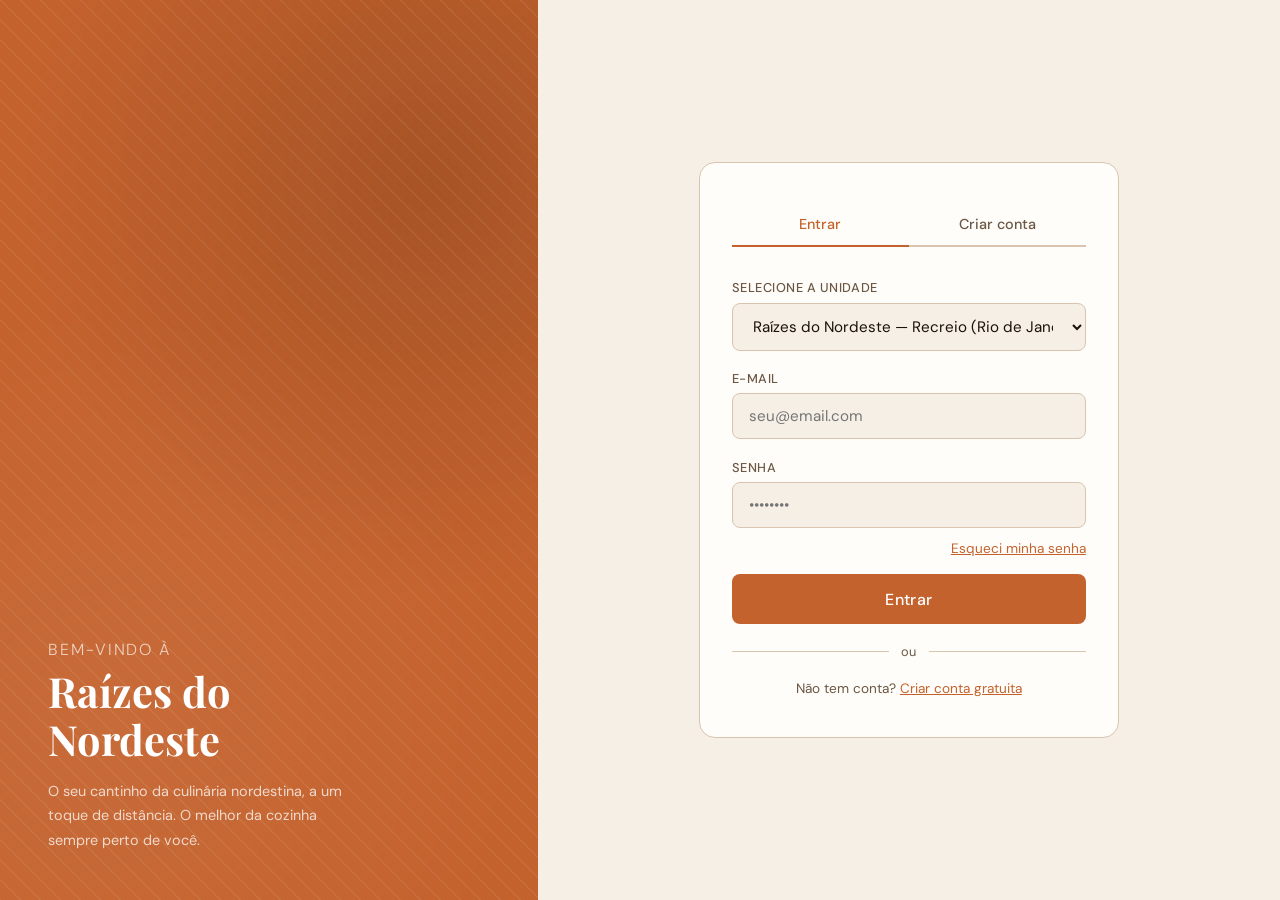
<file: index.html>
<!DOCTYPE html>
<html lang="pt-BR">
<head>
<meta charset="UTF-8">
<meta name="viewport" content="width=device-width, initial-scale=1.0">
<title>Raízes do Nordeste — Entrar</title>
<link href="https://fonts.googleapis.com/css2?family=Playfair+Display:wght@500;700&family=DM+Sans:wght@300;400;500&display=swap" rel="stylesheet">
<link rel="stylesheet" href="css/index.css">
</head>
<body>

<div class="panel-left">
  <div class="pattern"></div>
  <div class="panel-left-content">
    <div class="brand-mark">
      <span>Bem-vindo à</span>Raízes do<br>Nordeste
    </div>
    <p class="tagline">O seu cantinho da culinária nordestina, a um toque de distância. O melhor da cozinha sempre perto de você.</p>
  </div>
</div>

<div class="panel-right">
  <div class="form-card">
    <div class="mobile-brand">
      <h1>Raízes do Nordeste</h1>
      <p>Culinária nordestina</p>
    </div>

    <div class="tabs" role="tablist">
      <button class="tab-btn active" id="tab-login" onclick="switchTab('login')">Entrar</button>
      <button class="tab-btn" id="tab-cadastro" onclick="switchTab('cadastro')">Criar conta</button>
    </div>

    <form id="form-login" novalidate onsubmit="submitLogin(event)">
      <div class="field">
        <label for="select-unidade-login">Selecione a Unidade</label>
        <select id="select-unidade-login">
          <option value="recreio">Raízes do Nordeste — Recreio (Rio de Janeiro)</option>
          <option value="campo-grande">Raízes do Nordeste — Campo Grande (Delivery 🛵)</option>
          <option value="centro">Raízes do Nordeste — Centro (Rio de Janeiro)</option>
        </select>
      </div>
      <div class="field">
        <label for="login-email">E-mail</label>
        <input type="email" id="login-email" placeholder="seu@email.com">
        <span class="msg">Informe um e-mail válido.</span>
      </div>
      <div class="field">
        <label for="login-senha">Senha</label>
        <input type="password" id="login-senha" placeholder="••••••••">
        <span class="msg">A senha deve ter ao menos 6 caracteres.</span>
      </div>
      <div class="forgot-row">
        <button type="button" class="link-btn">Esqueci minha senha</button>
      </div>
      <button type="submit" class="btn-primary">Entrar</button>
      <div class="divider">ou</div>
      <p style="text-align:center;font-size:0.85rem;color:var(--text-muted)">
        Não tem conta? <button type="button" class="link-btn" onclick="switchTab('cadastro')">Criar conta gratuita</button>
      </p>
    </form>

    <form id="form-cadastro" novalidate onsubmit="submitCadastro(event)">
      <div class="field">
        <label for="select-unidade-cad">Selecione a Unidade</label>
        <select id="select-unidade-cad">
          <option value="recreio">Raízes do Nordeste — Recreio (Rio de Janeiro)</option>
          <option value="campo-grande">Raízes do Nordeste — Campo Grande (Delivery 🛵)</option>
          <option value="centro">Raízes do Nordeste — Centro (Rio de Janeiro)</option>
        </select>
      </div>
      <div class="field">
        <label for="cad-nome">Nome completo</label>
        <input type="text" id="cad-nome" placeholder="Seu nome">
        <span class="msg">Informe seu nome.</span>
      </div>
      <div class="field">
        <label for="cad-email">E-mail</label>
        <input type="email" id="cad-email" placeholder="seu@email.com">
        <span class="msg">Informe um e-mail válido.</span>
      </div>
      <div class="field">
        <label for="cad-senha">Senha</label>
        <input type="password" id="cad-senha" placeholder="Mínimo 6 caracteres">
        <span class="msg">A senha deve ter ao menos 6 caracteres.</span>
      </div>

      <div class="lgpd-box">
        <strong>Seus dados e a LGPD</strong><br>
        Coletamos seu nome e e-mail para criar sua conta de forma protegida. Seus dados não serão vendidos a terceiros.
        <div class="lgpd-check">
          <input type="checkbox" id="lgpd-consent" required>
          <label for="lgpd-consent">Li e aceito o tratamento dos meus dados sob as regras da <span>Lei 13.709/2018 (LGPD)</span>.</label>
        </div>
      </div>

      <button type="submit" class="btn-primary" id="btn-cadastrar">Criar conta</button>
      <div class="divider">ou</div>
      <p style="text-align:center;font-size:0.85rem;color:var(--text-muted)">
        Já tem conta? <button type="button" class="link-btn" onclick="switchTab('login')">Entrar</button>
      </p>
    </form>
  </div>
</div>

<div class="toast" id="toast"></div>

<script src="js/auth.js"></script>
</body>
</html>
</file>
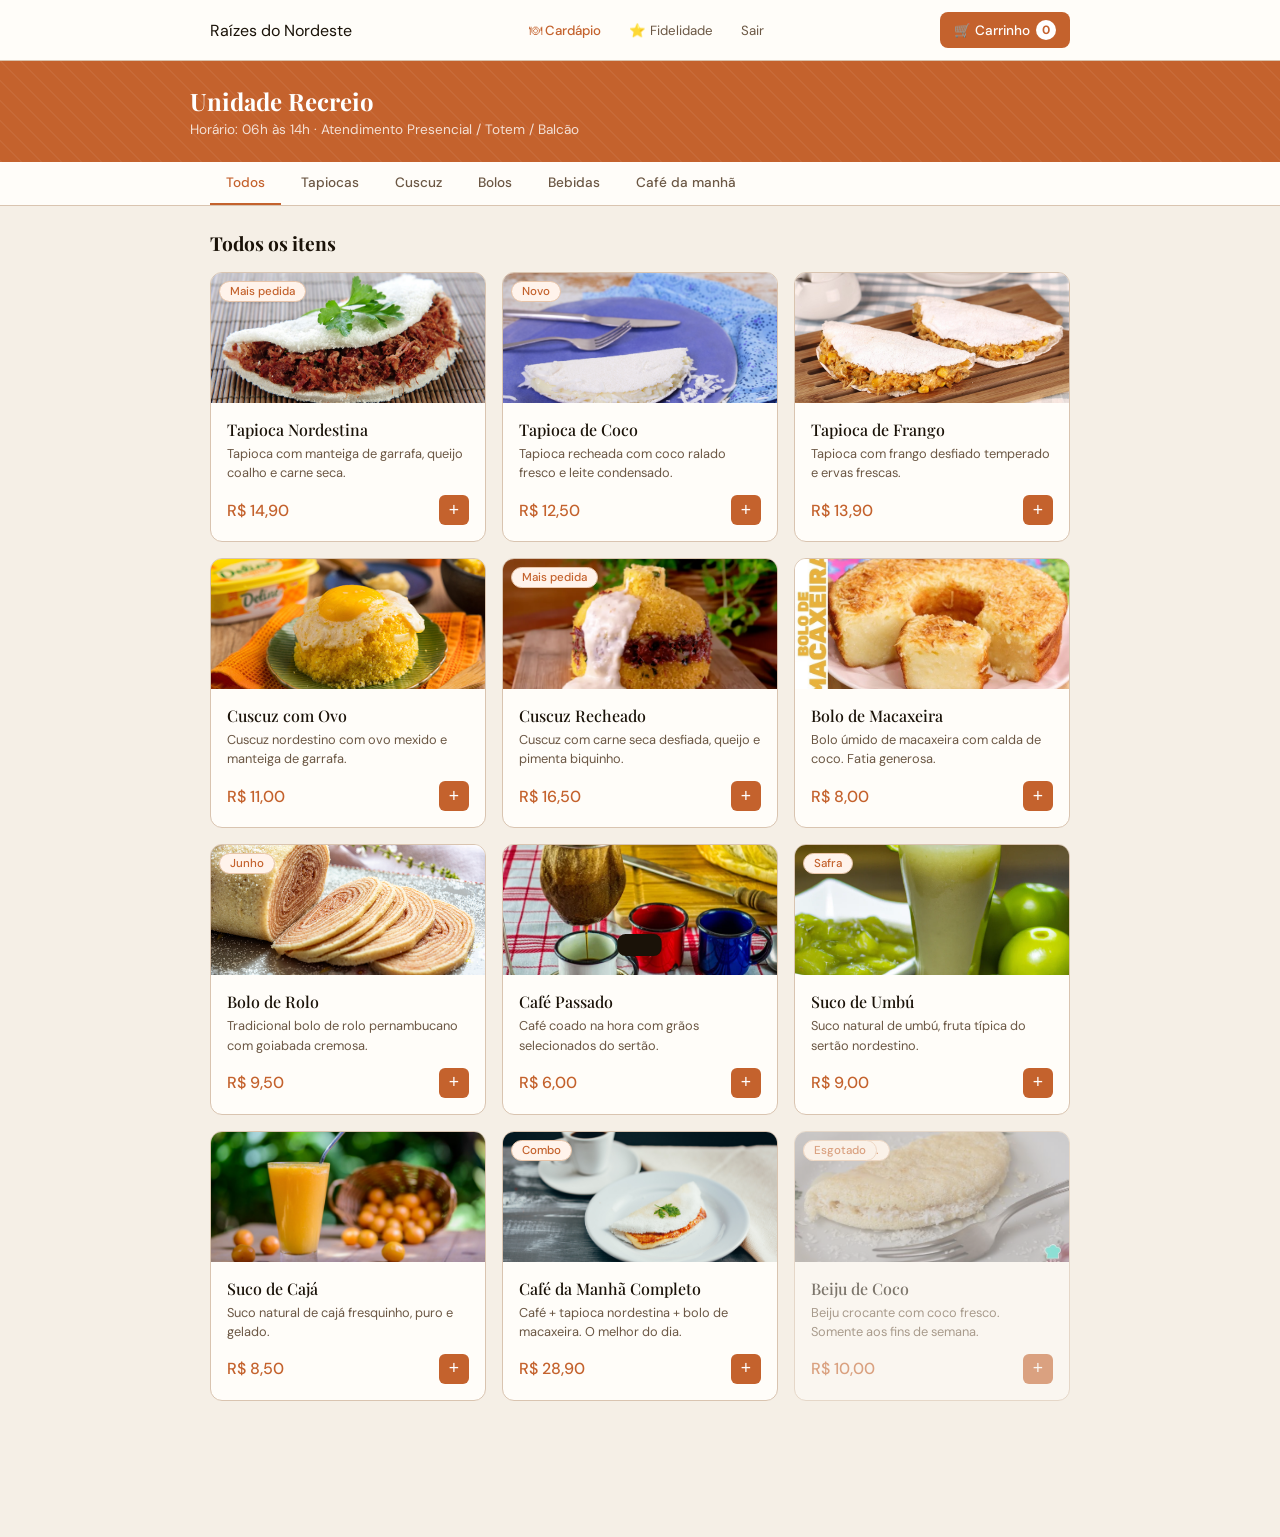
<file: cardapio.html>
<!DOCTYPE html>
<html lang="pt-BR">
<head>
<meta charset="UTF-8">
<meta name="viewport" content="width=device-width, initial-scale=1.0">
<title>Raízes do Nordeste — Cardápio</title>
<link href="https://fonts.googleapis.com/css2?family=Playfair+Display:wght@500;700&family=DM+Sans:wght@300;400;500&display=swap" rel="stylesheet">
<link rel="stylesheet" href="css/cardapio.css">
</head>
<body>

<header>
  <div class="header-inner">
    <div class="logo">Raízes do Nordeste</div>
    <nav class="nav-links">
      <a class="nav-link active" href="cardapio.html">🍽  Cardápio</a>
      <a class="nav-link" href="fidelidade.html">⭐  Fidelidade</a>
      <a class="nav-link" href="index.html">Sair</a>
    </nav>
    <button class="cart-btn" onclick="toggleDrawer()">
      🛒 Carrinho <span class="cart-count" id="cart-count">0</span>
    </button>
  </div>
</header>

<div class="hero">
  <div class="hero-inner">
    <h2>Cardápio do dia</h2>
    <p>Carregando dados da unidade...</p>
  </div>
</div>

<div class="filters">
  <div class="filters-inner">
    <button class="filter-btn active" onclick="filtrar('todos', this)">Todos</button>
    <button class="filter-btn" onclick="filtrar('tapioca', this)">Tapiocas</button>
    <button class="filter-btn" onclick="filtrar('cuscuz', this)">Cuscuz</button>
    <button class="filter-btn" onclick="filtrar('bolo', this)">Bolos</button>
    <button class="filter-btn" onclick="filtrar('bebida', this)">Bebidas</button>
    <button class="filter-btn" onclick="filtrar('cafe', this)">Café da manhã</button>
  </div>
</div>

<main><div id="produtos-container"></div></main>

<div class="overlay" id="overlay" onclick="toggleDrawer()"></div>
<div class="drawer" id="drawer">
  <div class="drawer-header">
    <h3>Seu pedido</h3>
    <button style="background:none; border:none; font-size:1.4rem; cursor:pointer;" onclick="toggleDrawer()">✕</button>
  </div>
  <div class="drawer-items" id="drawer-items">
    <p class="drawer-empty">Nenhum item adicionado ainda.</p>
  </div>
  <div class="drawer-footer">
    <div class="total-row"><span>Total</span><span id="total-price">R$ 0,00</span></div>
    <button class="btn-checkout" id="btn-checkout" onclick="irParaPagamento()" disabled>Ir para pagamento</button>
  </div>
</div>

<div class="toast" id="toast"></div>

<script src="js/cardapio.js"></script>
</body>
</html>
</file>
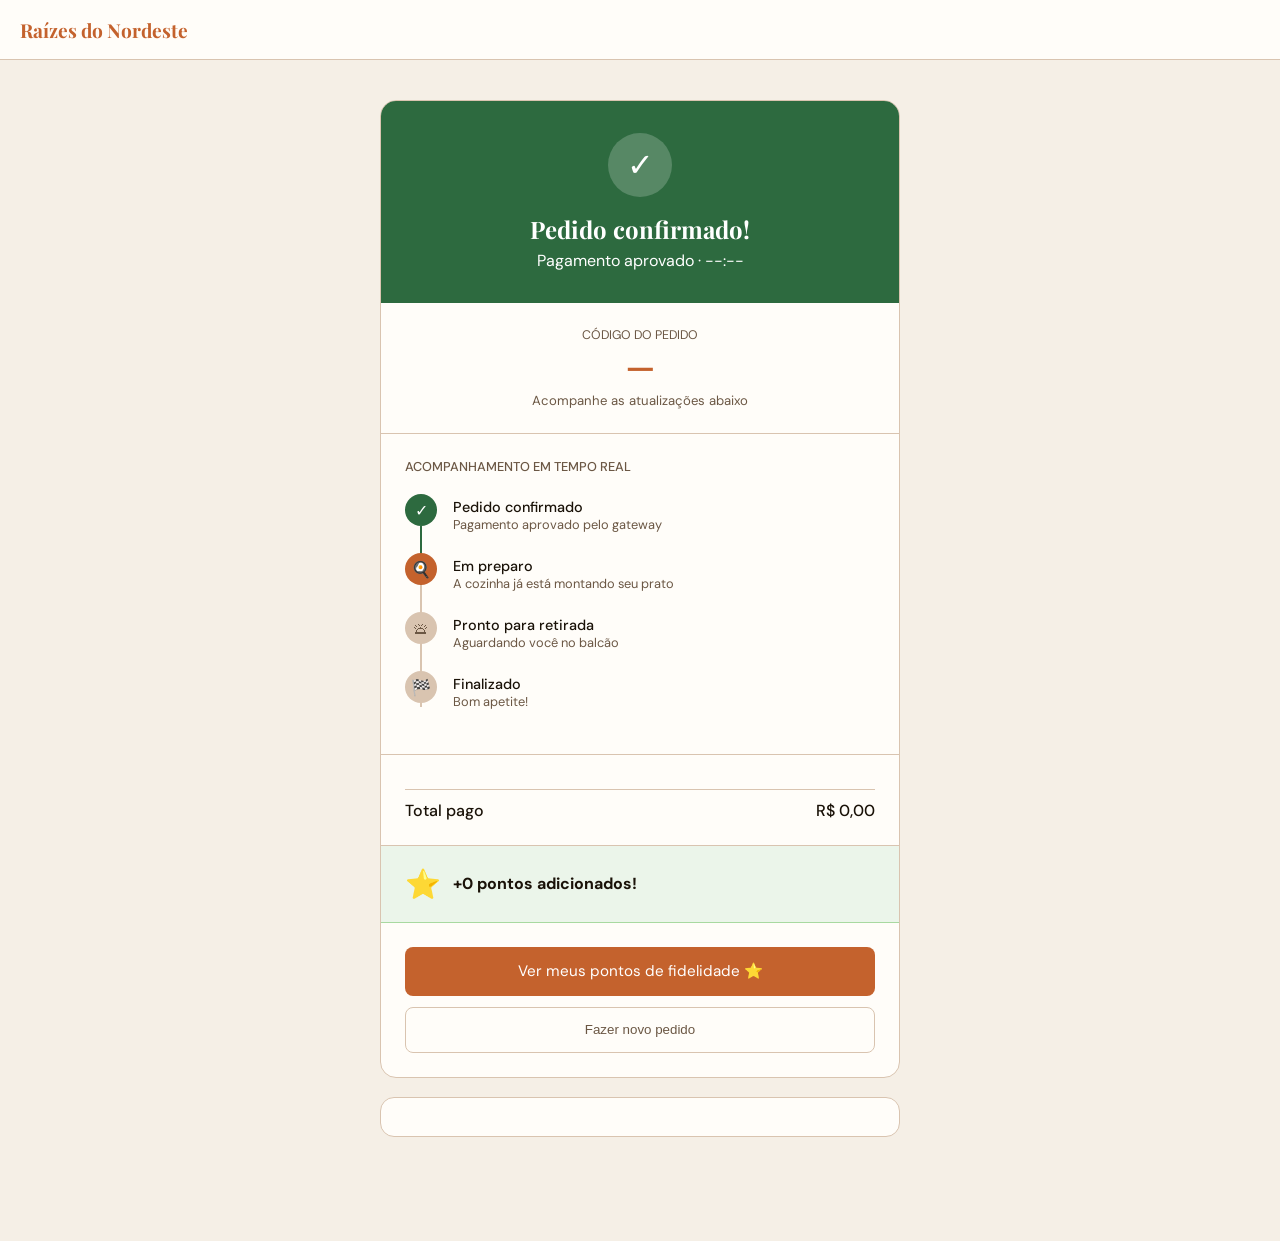
<file: confirmacao.html>
<!DOCTYPE html>
<html lang="pt-BR">
<head>
<meta charset="UTF-8">
<meta name="viewport" content="width=device-width, initial-scale=1.0">
<title>Raízes do Nordeste — Pedido Confirmado</title>
<link href="https://fonts.googleapis.com/css2?family=Playfair+Display:wght@500;700&family=DM+Sans:wght@300;400;500&display=swap" rel="stylesheet">
<link rel="stylesheet" href="css/confirmacao.css">
</head>
<body>

<header><div class="logo">Raízes do Nordeste</div></header>

<div class="page-wrap">
  <div class="success-block">
    <div class="success-header">
      <div class="check-circle">✓</div>
      <h1>Pedido confirmado!</h1>
      <p>Pagamento aprovado · <span id="hora-pedido">--:--</span></p>
    </div>

    <div class="codigo-block">
      <div class="codigo-label">Código do pedido</div>
      <div class="codigo-valor" id="codigo-pedido">—</div>
      <div class="codigo-instrucao" id="instrucao-retirada-dinamica">Acompanhe as atualizações abaixo</div>
    </div>

    <div class="status-section">
      <div class="status-title">Acompanhamento em tempo real</div>
      <div class="status-track">
        <div class="status-step done" id="st-confirmado">
          <div class="status-dot">✓</div>
          <div class="status-info"><div class="status-name">Pedido confirmado</div><div class="status-sub">Pagamento aprovado pelo gateway</div></div>
        </div>
        <div class="status-step active" id="st-preparo">
          <div class="status-dot">🍳</div>
          <div class="status-info"><div class="status-name">Em preparo</div><div class="status-sub">A cozinha já está montando seu prato</div></div>
        </div>
        <div class="status-step" id="st-pronto">
          <div class="status-dot" id="dot-pronto">🛎</div>
          <div class="status-info"><div class="status-name" id="nome-status-pronto">Pronto para retirada</div><div class="status-sub" id="sub-status-pronto">Aguardando você no balcão</div></div>
        </div>
        <div class="status-step" id="st-retirado">
          <div class="status-dot">🏁</div>
          <div class="status-info"><div class="status-name" id="nome-status-final">Finalizado</div><div class="status-sub">Bom apetite!</div></div>
        </div>
      </div>
    </div>

    <div class="itens-section">
      <div id="itens-lista"></div>
      <div class="total-row"><span>Total pago</span><span id="total-pago">R$ 0,00</span></div>
    </div>

    <div class="pontos-section">
      <div style="font-size:1.8rem;">⭐</div>
      <div><strong>+<span id="pontos-valor">0</span> pontos adicionados!</strong></div>
    </div>

    <div class="actions">
      <button class="btn-primary" onclick="window.location.href='fidelidade.html'">Ver meus pontos de fidelidade ⭐</button>
      <button class="btn-outline" onclick="window.location.href='cardapio.html'">Fazer novo pedido</button>
    </div>
  </div>

  <div class="unidade-card"></div>
</div>

<script src="js/confirmacao.js"></script>
</body>
</html>
</file>
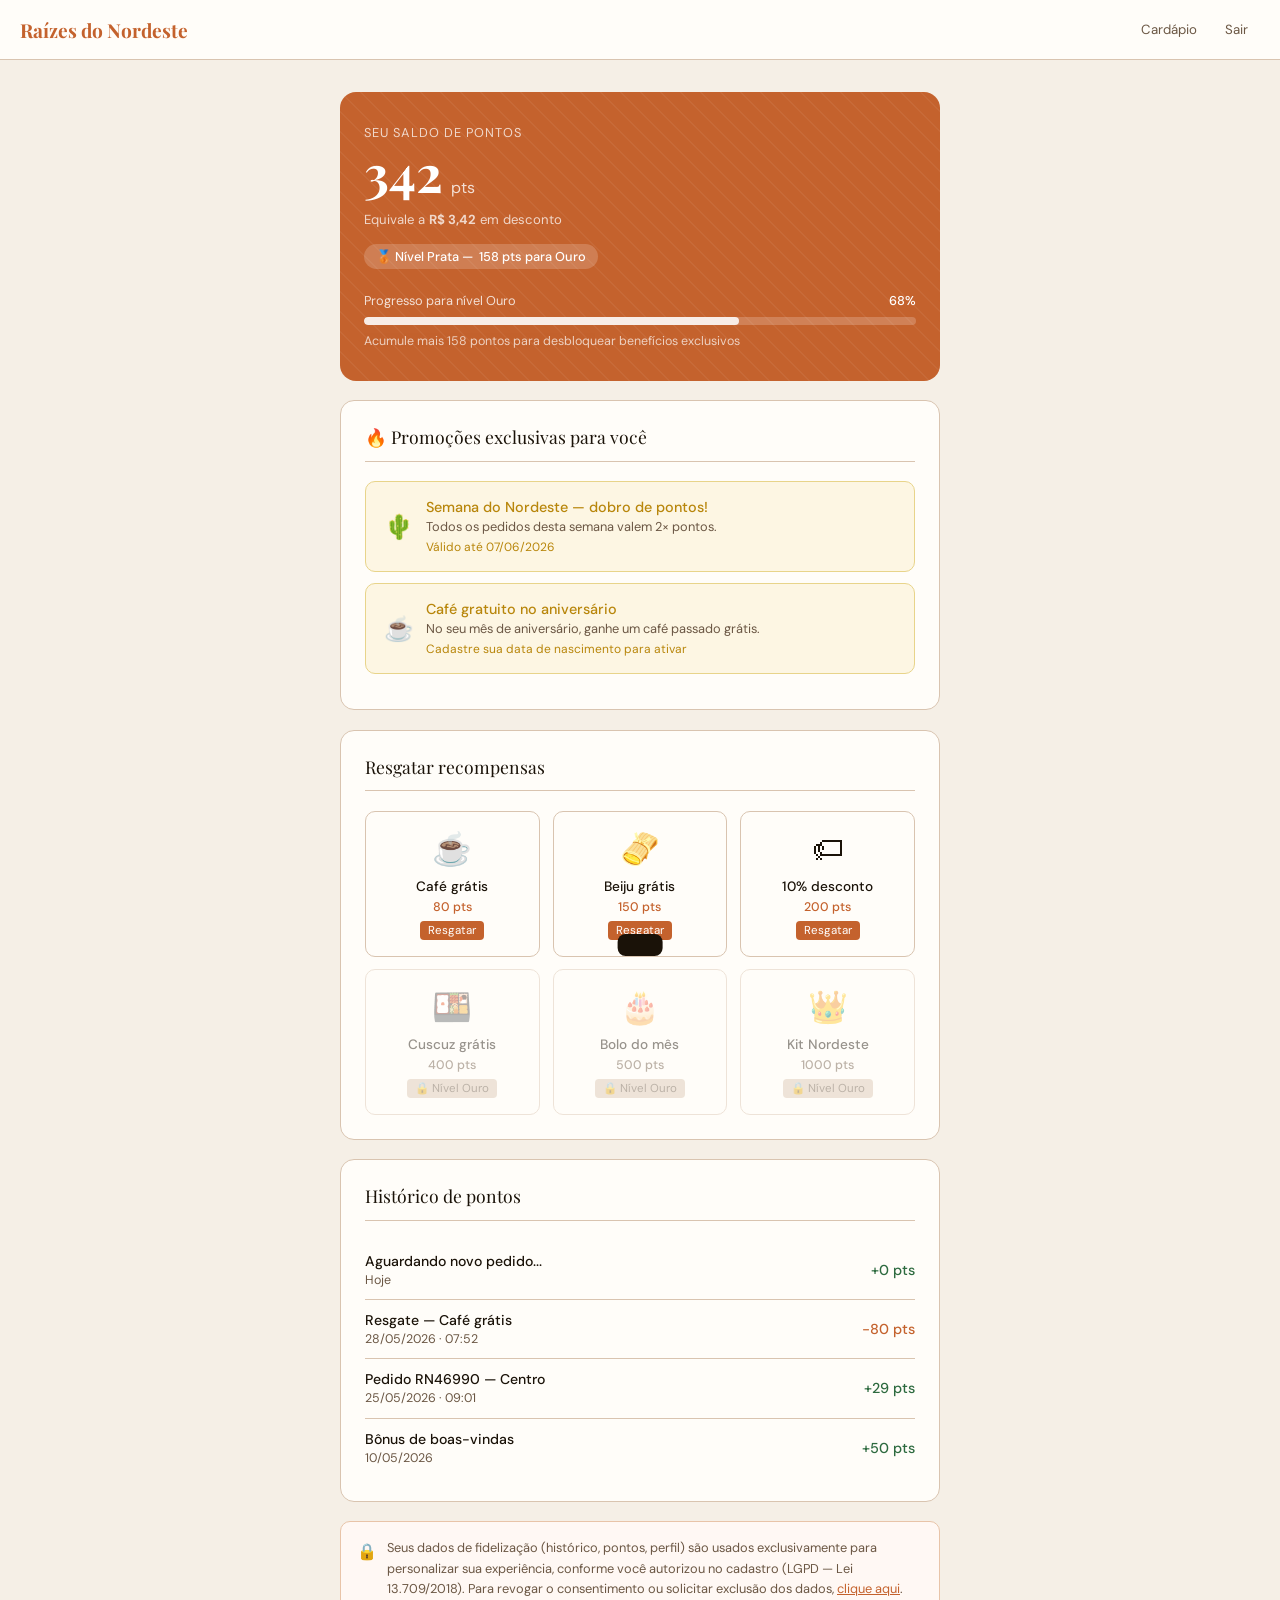
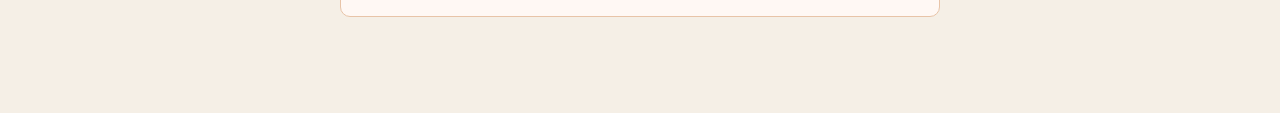
<file: fidelidade.html>
<!DOCTYPE html>
<html lang="pt-BR">
<head>
<meta charset="UTF-8">
<meta name="viewport" content="width=device-width, initial-scale=1.0">
<title>Raízes do Nordeste — Fidelidade</title>
<link href="https://fonts.googleapis.com/css2?family=Playfair+Display:wght@500;700&family=DM+Sans:wght@300;400;500&display=swap" rel="stylesheet">

<link rel="stylesheet" href="css/fidelidade.css">
</head>
<body>

<header>
  <div class="logo">Raízes do Nordeste</div>
  <div class="nav-links">
    <button class="nav-link" onclick="window.location.href='cardapio.html'">Cardápio</button>
    <button class="nav-link" onclick="window.location.href='index.html'">Sair</button>
  </div>
</header>

<div class="page-wrap">

  <div class="saldo-hero">
    <div class="saldo-hero-content">
      <div class="saldo-label">Seu saldo de pontos</div>
      <div>
        <span class="saldo-valor" id="saldo-pontos">342</span>
        <span class="saldo-unidade">pts</span>
      </div>
      <div class="saldo-info">Equivale a <strong id="saldo-reais">R$ 3,42</strong> em desconto</div>
      <div class="nivel-badge">🥉 Nível Prata — <span id="pts-proximo">158 pts para Ouro</span></div>

      <div class="progresso-section">
        <div class="prog-header">
          <span>Progresso para nível Ouro</span>
          <span id="prog-pct">68%</span>
        </div>
        <div class="prog-track">
          <div class="prog-fill" id="prog-fill"></div>
        </div>
        <div class="prog-label">Acumule mais <span id="prog-falta">158 pontos</span> para desbloquear benefícios exclusivos</div>
      </div>
    </div>
  </div>

  <div class="card">
    <div class="card-title">🔥 Promoções exclusivas para você</div>
    <div class="promo-card">
      <div class="promo-icon">🌵</div>
      <div>
        <div class="promo-titulo">Semana do Nordeste — dobro de pontos!</div>
        <div class="promo-desc">Todos os pedidos desta semana valem 2× pontos.</div>
        <div class="promo-validade">Válido até 07/06/2026</div>
      </div>
    </div>
    <div class="promo-card">
      <div class="promo-icon">☕</div>
      <div>
        <div class="promo-titulo">Café gratuito no aniversário</div>
        <div class="promo-desc">No seu mês de aniversário, ganhe um café passado grátis.</div>
        <div class="promo-validade">Cadastre sua data de nascimento para ativar</div>
      </div>
    </div>
  </div>

  <div class="card">
    <div class="card-title">Resgatar recompensas</div>
    <div class="recompensas-grid">
      <div class="recompensa-card" onclick="abrirModal('Café grátis', 80)">
        <div class="recomp-emoji">☕</div>
        <div class="recomp-nome">Café grátis</div>
        <div class="recomp-pts">80 pts</div>
        <span class="resgate-badge">Resgatar</span>
      </div>
      <div class="recompensa-card" onclick="abrirModal('Beiju grátis', 150)">
        <div class="recomp-emoji">🫔</div>
        <div class="recomp-nome">Beiju grátis</div>
        <div class="recomp-pts">150 pts</div>
        <span class="resgate-badge">Resgatar</span>
      </div>
      <div class="recompensa-card" onclick="abrirModal('10% desconto', 200)">
        <div class="recomp-emoji">🏷</div>
        <div class="recomp-nome">10% desconto</div>
        <div class="recomp-pts">200 pts</div>
        <span class="resgate-badge">Resgatar</span>
      </div>
      <div class="recompensa-card bloqueado">
        <div class="recomp-emoji">🍱</div>
        <div class="recomp-nome">Cuscuz grátis</div>
        <div class="recomp-pts bloqueado-pts">400 pts</div>
        <span class="bloqueado-badge">🔒 Nível Ouro</span>
      </div>
      <div class="recompensa-card bloqueado">
        <div class="recomp-emoji">🎂</div>
        <div class="recomp-nome">Bolo do mês</div>
        <div class="recomp-pts bloqueado-pts">500 pts</div>
        <span class="bloqueado-badge">🔒 Nível Ouro</span>
      </div>
      <div class="recompensa-card bloqueado">
        <div class="recomp-emoji">👑</div>
        <div class="recomp-nome">Kit Nordeste</div>
        <div class="recomp-pts bloqueado-pts">1000 pts</div>
        <span class="bloqueado-badge">🔒 Nível Ouro</span>
      </div>
    </div>
  </div>

  <div class="card">
    <div class="card-title">Histórico de pontos</div>
    <div id="historico-lista">
      <div class="historico-item">
        <div class="hist-info">
          <div class="hist-desc">Aguardando novo pedido...</div>
          <div class="hist-data">Hoje</div>
        </div>
        <div class="hist-pts ganho">+0 pts</div>
      </div>
      <div class="historico-item">
        <div class="hist-info">
          <div class="hist-desc">Resgate — Café grátis</div>
          <div class="hist-data">28/05/2026 · 07:52</div>
        </div>
        <div class="hist-pts gasto">−80 pts</div>
      </div>
      <div class="historico-item">
        <div class="hist-info">
          <div class="hist-desc">Pedido RN46990 — Centro</div>
          <div class="hist-data">25/05/2026 · 09:01</div>
        </div>
        <div class="hist-pts ganho">+29 pts</div>
      </div>
      <div class="historico-item">
        <div class="hist-info">
          <div class="hist-desc">Bônus de boas-vindas</div>
          <div class="hist-data">10/05/2026</div>
        </div>
        <div class="hist-pts ganho">+50 pts</div>
      </div>
    </div>
  </div>

  <div class="lgpd-info">
    <span class="icon">🔒</span>
    <span>Seus dados de fidelização (histórico, pontos, perfil) são usados exclusivamente para personalizar sua experiência, conforme você autorizou no cadastro (LGPD — Lei 13.709/2018). Para revogar o consentimento ou solicitar exclusão dos dados, <span class="lgpd-link" onclick="alert('Funcionalidade em desenvolvimento. Entre em contato pelo SAC.')">clique aqui</span>.</span>
  </div>

</div>

<div class="modal-overlay" id="modal-overlay">
  <div class="modal">
    <h3 id="modal-titulo">Resgatar recompensa</h3>
    <p id="modal-desc">Deseja confirmar o resgate desta recompensa?</p>
    <div class="modal-btns">
      <button class="modal-cancel" onclick="fecharModal()">Cancelar</button>
      <button class="modal-confirm" onclick="confirmarResgate()">Confirmar resgate</button>
    </div>
  </div>
</div>

<div class="toast" id="toast"></div>

<script src="js/fidelidade.js"></script>
</body>
</html>
</file>
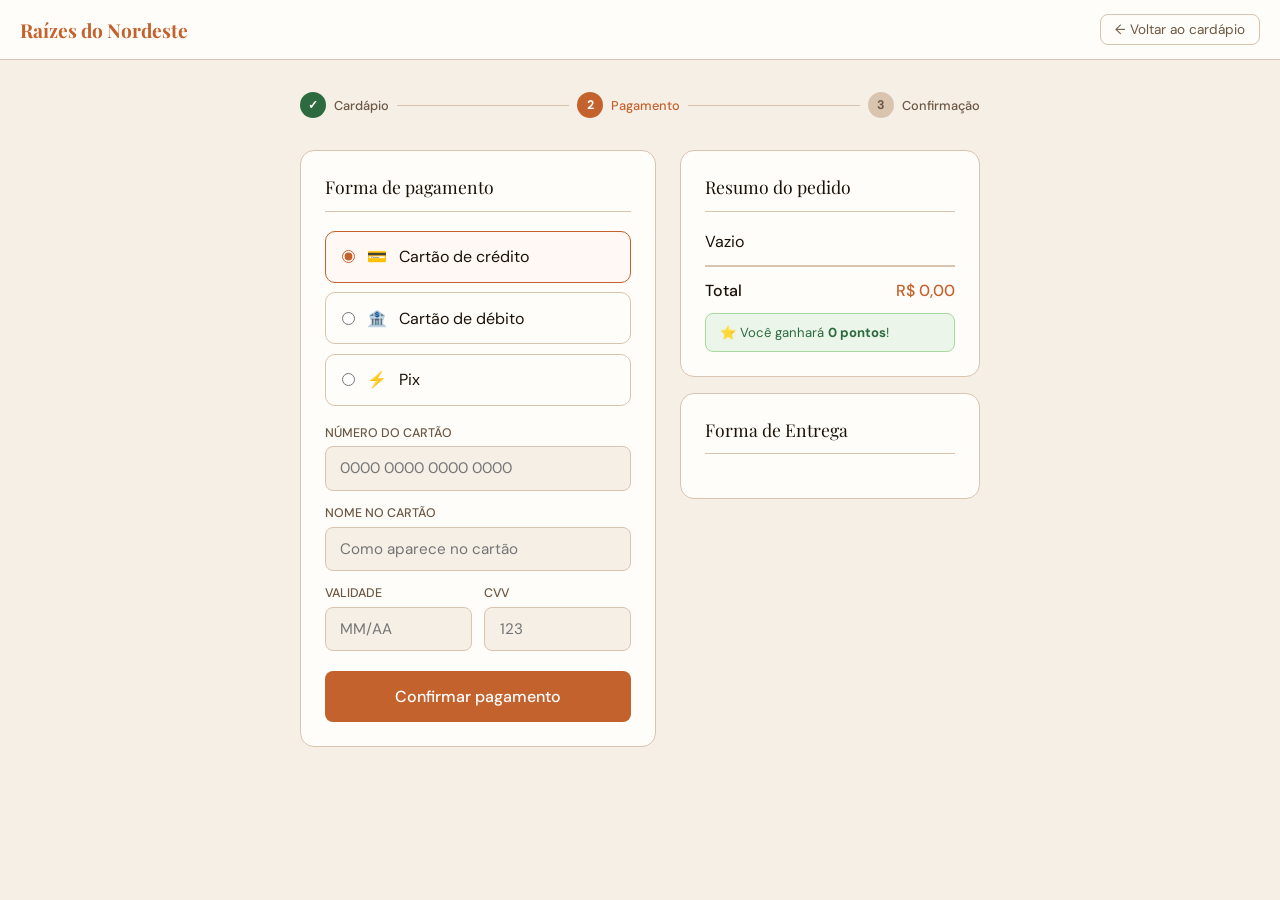
<file: pagamento.html>
<!DOCTYPE html>
<html lang="pt-BR">
<head>
<meta charset="UTF-8">
<meta name="viewport" content="width=device-width, initial-scale=1.0">
<title>Raízes do Nordeste — Pagamento</title>
<link href="https://fonts.googleapis.com/css2?family=Playfair+Display:wght@500;700&family=DM+Sans:wght@300;400;500&display=swap" rel="stylesheet">

<link rel="stylesheet" href="css/pagamento.css">
</head>
<body>

<header>
  <div class="logo">Raízes do Nordeste</div>
  <button class="back-btn" onclick="history.back()">← Voltar ao cardápio</button>
</header>

<div class="page-wrap">
  <div class="steps">
    <div class="step done"><div class="step-num">✓</div><span>Cardápio</span></div>
    <div class="step-line"></div>
    <div class="step active"><div class="step-num">2</div><span>Pagamento</span></div>
    <div class="step-line"></div>
    <div class="step"><div class="step-num">3</div><span>Confirmação</span></div>
  </div>

  <div>
    <div class="card">
      <div class="card-title">Forma de pagamento</div>
      <div class="methods">
        <label class="method-opt selected" id="opt-credito">
          <input type="radio" name="metodo" value="credito" checked onchange="selecionarMetodo('credito')">
          <span>💳</span><div><div class="method-label">Cartão de crédito</div></div>
        </label>
        <label class="method-opt" id="opt-debito">
          <input type="radio" name="metodo" value="debito" onchange="selecionarMetodo('debito')">
          <span>🏦</span><div><div class="method-label">Cartão de débito</div></div>
        </label>
        <label class="method-opt" id="opt-pix">
          <input type="radio" name="metodo" value="pix" onchange="selecionarMetodo('pix')">
          <span>⚡</span><div><div class="method-label">Pix</div></div>
        </label>
      </div>

      <div class="card-fields visible" id="campos-cartao">
        <div class="field"><label>Número do cartão</label><input type="text" id="num-cartao" placeholder="0000 0000 0000 0000" maxlength="19" oninput="mascaraCartao(this)"></div>
        <div class="field"><label>Nome no cartão</label><input type="text" id="nome-cartao" placeholder="Como aparece no cartão"></div>
        <div class="row2">
          <div class="field"><label>Validade</label><input type="text" id="validade" placeholder="MM/AA" maxlength="5" oninput="mascaraValidade(this)"></div>
          <div class="field"><label>CVV</label><input type="text" id="cvv" placeholder="123" maxlength="4"></div>
        </div>
      </div>

      <div id="pix-info" style="display:none; margin-bottom:1.2rem;">
        <div class="gateway-notice"><span>⚡ O código Pix expira em 5 minutos após a emissão secundária.</span></div>
      </div>
      <button class="btn-pay" id="btn-pagar" onclick="iniciarPagamento()">Confirmar pagamento</button>
    </div>
  </div>

  <div>
    <div class="card">
      <div class="card-title">Resumo do pedido</div>
      <div id="resumo-itens"></div>
      <div class="order-total"><span>Total</span><span id="resumo-total">R$ 0,00</span></div>
      <div class="pontos-badge">⭐ Você ganhará <strong id="pontos-ganhar">0 pontos</strong>!</div>
    </div>
    
    <div class="card" id="card-logistica-entrega" style="margin-top:1rem;">
      <div class="card-title">Forma de Entrega</div>
      
      <p id="texto-logistica-retirada" style="font-size:0.85rem; color:var(--text-muted); line-height:1.7; display:none;"></p>
      
      <div id="formulario-endereco-delivery" style="display:none; flex-direction:column; gap:0.8rem; margin-top:0.5rem;">
        <p style="font-size:0.82rem; color:var(--terra); font-weight:500;">🛵 Entrega disponível para sua área. Digite as coordenadas:</p>
        <div class="field" style="margin-bottom:0;"><input type="text" id="deliv-rua" placeholder="Rua / Avenida" style="padding: 0.5rem 0.7rem; font-size:0.85rem;"></div>
        <div class="row2">
          <div class="field" style="margin-bottom:0;"><input type="text" id="deliv-num" placeholder="Nº" style="padding: 0.5rem 0.7rem; font-size:0.85rem;"></div>
          <div class="field" style="margin-bottom:0;"><input type="text" id="deliv-bairro" placeholder="Bairro" style="padding: 0.5rem 0.7rem; font-size:0.85rem;"></div>
        </div>
        <div class="field" style="margin-bottom:0;"><input type="text" id="deliv-ref" placeholder="Complemento / Referência" style="padding: 0.5rem 0.7rem; font-size:0.85rem;"></div>
        <p style="font-size:0.75rem; color:var(--text-muted);">⏱ Entrega estimada em 35-50 min<br>💰 Taxa de entrega: <span style="color:var(--success); font-weight:bold;">Grátis</span></p>
      </div>
    </div>
  </div>
</div>

<div class="processing-overlay" id="processing"><div class="spinner"></div><div style="color:#fff;">Processando transação externa...</div></div>

<script src="js/pagamento.js"></script>
</body>
</html>
</file>
<file: css/index.css>
:root {
  --terra: #C4622D; --terra-dark: #9E4A1E; --terra-light: #F0D9CC;
  --areia: #F5EFE6; --text: #1A1208; --text-muted: #6B5744;
  --border: #D9C4B0; --white: #FFFDF9; --error: #B33A1A; --success: #2D6A3F;
}
* { box-sizing: border-box; margin: 0; padding: 0; }
body { min-height: 100vh; background-color: var(--areia); font-family: 'DM Sans', sans-serif; color: var(--text); display: flex; align-items: stretch; }

.panel-left { display: none; width: 42%; background: var(--terra); position: relative; overflow: hidden; flex-direction: column; justify-content: flex-end; padding: 3rem; }
@media(min-width: 900px){ .panel-left { display: flex; } }
.panel-left::before { content: ''; position: absolute; inset: 0; background-image: radial-gradient(circle at 20% 80%, rgba(255,255,255,0.06) 0%, transparent 50%), radial-gradient(circle at 80% 20%, rgba(0,0,0,0.15) 0%, transparent 50%); }
.pattern { position: absolute; top: 0; left: 0; right: 0; height: 100%; opacity: 0.07; background-image: repeating-linear-gradient(45deg, #fff 0, #fff 1px, transparent 0, transparent 50%); background-size: 20px 20px; }
.panel-left-content { position: relative; z-index: 1; }
.brand-mark { font-family: 'Playfair Display', serif; font-size: 2.6rem; font-weight: 700; color: #fff; line-height: 1.15; margin-bottom: 1rem; }
.brand-mark span { display: block; font-size: 1rem; font-weight: 300; font-family: 'DM Sans', sans-serif; letter-spacing: 0.12em; text-transform: uppercase; color: rgba(255,255,255,0.7); margin-bottom: 0.5rem; }
.tagline { color: rgba(255,255,255,0.75); font-size: 0.9rem; line-height: 1.7; max-width: 300px; }

.panel-right { flex: 1; display: flex; align-items: center; justify-content: center; padding: 2rem 1.5rem; }
.form-card { background: var(--white); border-radius: 16px; border: 1px solid var(--border); padding: 2.5rem 2rem; width: 100%; max-width: 420px; animation: fadeUp 0.5s ease both; }
@keyframes fadeUp { from { opacity: 0; transform: translateY(16px); } to { opacity: 1; transform: translateY(0); } }

.tabs { display: flex; border-bottom: 2px solid var(--border); margin-bottom: 2rem; }
.tab-btn { flex: 1; background: none; border: none; padding: 0.75rem 0; font-family: 'DM Sans', sans-serif; font-size: 0.9rem; font-weight: 500; color: var(--text-muted); cursor: pointer; border-bottom: 2px solid transparent; margin-bottom: -2px; transition: color 0.2s, border-color 0.2s; }
.tab-btn.active { color: var(--terra); border-bottom-color: var(--terra); }

.mobile-brand { text-align: center; margin-bottom: 1.8rem; }
.mobile-brand h1 { font-family: 'Playfair Display', serif; font-size: 1.7rem; color: var(--terra); }
.mobile-brand p { font-size: 0.8rem; color: var(--text-muted); margin-top: 0.25rem; letter-spacing: 0.08em; text-transform: uppercase; }
@media(min-width: 900px){ .mobile-brand { display: none; } }

.field { margin-bottom: 1.2rem; }
.field label { display: block; font-size: 0.8rem; font-weight: 500; color: var(--text-muted); margin-bottom: 0.4rem; letter-spacing: 0.04em; text-transform: uppercase; }
.field input, .field select { width: 100%; border: 1px solid var(--border); border-radius: 8px; padding: 0.75rem 1rem; font-family: 'DM Sans', sans-serif; font-size: 0.95rem; color: var(--text); background: var(--areia); transition: border-color 0.2s, box-shadow 0.2s; outline: none; }
.field input:focus, .field select:focus { border-color: var(--terra); box-shadow: 0 0 0 3px rgba(196,98,45,0.12); background: var(--white); }
.field input.error { border-color: var(--error); }
.field .msg { font-size: 0.78rem; margin-top: 0.35rem; color: var(--error); display: none; }
.field input.error + .msg { display: block; }

.lgpd-box { background: #FFF8F4; border: 1px solid #E8C4A8; border-radius: 10px; padding: 1rem 1.1rem; margin-bottom: 1.4rem; font-size: 0.82rem; color: var(--text-muted); line-height: 1.6; }
.lgpd-box strong { color: var(--text); font-weight: 500; }
.lgpd-box a { color: var(--terra); text-decoration: underline; }
.lgpd-check { display: flex; align-items: flex-start; gap: 0.6rem; margin-top: 0.8rem; }
.lgpd-check input[type="checkbox"] { width: 16px; height: 16px; margin-top: 2px; accent-color: var(--terra); flex-shrink: 0; cursor: pointer; }
.lgpd-check label { font-size: 0.82rem; color: var(--text-muted); cursor: pointer; line-height: 1.5; }
.lgpd-check label span { color: var(--terra); }

.btn-primary { width: 100%; background: var(--terra); color: #fff; border: none; border-radius: 8px; padding: 0.9rem; font-family: 'DM Sans', sans-serif; font-size: 1rem; font-weight: 500; cursor: pointer; transition: background 0.2s, transform 0.1s; letter-spacing: 0.02em; }
.btn-primary:hover { background: var(--terra-dark); }

.divider { display: flex; align-items: center; gap: 0.8rem; margin: 1.2rem 0; color: var(--text-muted); font-size: 0.8rem; }
.divider::before, .divider::after { content: ''; flex: 1; height: 1px; background: var(--border); }
.link-btn { background: none; border: none; color: var(--terra); font-family: 'DM Sans', sans-serif; font-size: 0.85rem; cursor: pointer; text-decoration: underline; padding: 0; }
.forgot-row { text-align: right; margin-top: -0.6rem; margin-bottom: 1rem; }
#form-cadastro { display: none; }

.toast { position: fixed; bottom: 2rem; left: 50%; transform: translateX(-50%) translateY(80px); background: var(--success); color: #fff; padding: 0.8rem 1.5rem; border-radius: 8px; font-size: 0.9rem; font-weight: 500; transition: transform 0.35s ease; z-index: 99; white-space: nowrap; }
.toast.show { transform: translateX(-50%) translateY(0); }
</file>
<file: css/cardapio.css>
:root {
  --terra: #C4622D; --terra-dark: #9E4A1E; --terra-light: #F5EAE0;
  --areia: #F5EFE6; --text: #1A1208; --text-muted: #6B5744;
  --border: #D9C4B0; --white: #FFFDF9; --badge-bg: #FFF3EB; --badge-color: #C4622D;
}
* { box-sizing: border-box; margin: 0; padding: 0; }
body { background: var(--areia); font-family: 'DM Sans', sans-serif; color: var(--text); min-height: 100vh; }

header { background: var(--white); border-bottom: 1px solid var(--border); position: sticky; top: 0; z-index: 10; }
.header-inner { max-width: 900px; margin: 0 auto; padding: 0 1.25rem; height: 60px; display: flex; align-items: center; justify-content: space-between; gap: 1rem; }
.nav-links { display: flex; gap: 4px; }
.nav-link { background: none; border: none; padding: 6px 12px; border-radius: 6px; font-family: 'DM Sans', sans-serif; font-size: 0.83rem; color: var(--text-muted); cursor: pointer; text-decoration: none; display: inline-flex; align-items: center; }
.nav-link:hover { background: var(--areia); color: var(--terra); }
.nav-link.active { color: var(--terra); font-weight: 500; }

.cart-btn { background: var(--terra); color: #fff; border: none; border-radius: 8px; padding: 8px 14px; font-family: 'DM Sans', sans-serif; font-size: 0.85rem; font-weight: 500; cursor: pointer; display: flex; align-items: center; gap: 6px; }
.cart-count { background: #fff; color: var(--terra); border-radius: 50%; width: 20px; height: 20px; font-size: 0.75rem; font-weight: 700; display: flex; align-items: center; justify-content: center; }

.hero { background: var(--terra); color: #fff; padding: 1.5rem 1.25rem; position: relative; overflow: hidden; transition: background 0.3s; }
.hero::before { content: ''; position: absolute; inset: 0; background-image: repeating-linear-gradient(45deg, #fff 0, #fff 1px, transparent 0, transparent 50%); background-size: 20px 20px; opacity: 0.05; }
.hero-inner { max-width: 900px; margin: 0 auto; position: relative; }
.hero h2 { font-family: 'Playfair Display', serif; font-size: 1.5rem; margin-bottom: 4px; }
.hero p { font-size: 0.85rem; opacity: 0.8; }

.filters { background: var(--white); border-bottom: 1px solid var(--border); overflow-x: auto; scrollbar-width: none; }
.filters-inner { max-width: 900px; margin: 0 auto; padding: 0 1.25rem; display: flex; gap: 4px; white-space: nowrap; }
.filter-btn { background: none; border: none; padding: 0.75rem 1rem; font-family: 'DM Sans', sans-serif; font-size: 0.85rem; font-weight: 500; color: var(--text-muted); cursor: pointer; border-bottom: 2px solid transparent; }
.filter-btn.active { color: var(--terra); border-bottom-color: var(--terra); }

main { max-width: 900px; margin: 0 auto; padding: 1.5rem 1.25rem 6rem; }
.section-title { font-family: 'Playfair Display', serif; font-size: 1.2rem; color: var(--text); margin-bottom: 1rem; }
.grid { display: grid; grid-template-columns: repeat(auto-fill, minmax(240px, 1fr)); gap: 1rem; margin-bottom: 2.5rem; }

.card { background: var(--white); border: 1px solid var(--border); border-radius: 12px; overflow: hidden; transition: transform 0.15s, box-shadow 0.15s; display: flex; flex-direction: column; }
.card:hover { transform: translateY(-3px); box-shadow: 0 6px 20px rgba(0,0,0,0.07); }
.card-img { height: 130px; display: flex; align-items: center; justify-content: center; font-size: 3.5rem; background: var(--terra-light); position: relative; }
.badge { position: absolute; top: 8px; left: 8px; background: var(--badge-bg); color: var(--badge-color); border: 1px solid #E8C4A8; border-radius: 20px; padding: 2px 10px; font-size: 0.72rem; font-weight: 500; }

.card-body { padding: 1rem; flex: 1; display: flex; flex-direction: column; }
.card-name { font-family: 'Playfair Display', serif; font-size: 1rem; font-weight: 500; margin-bottom: 4px; }
.card-desc { font-size: 0.8rem; color: var(--text-muted); line-height: 1.5; flex: 1; margin-bottom: 0.8rem; }
.card-footer { display: flex; align-items: center; justify-content: space-between; }
.card-price { font-size: 1rem; font-weight: 500; color: var(--terra); }

.add-btn { background: var(--terra); color: #fff; border: none; border-radius: 6px; width: 30px; height: 30px; font-size: 1.1rem; cursor: pointer; }
.card.esgotado { opacity: 0.55; pointer-events: none; }

.overlay { position: fixed; inset: 0; background: rgba(0,0,0,0.4); z-index: 20; opacity: 0; pointer-events: none; transition: opacity 0.25s; }
.overlay.open { opacity: 1; pointer-events: all; }
.drawer { position: fixed; right: 0; top: 0; bottom: 0; width: 340px; max-width: 95vw; background: var(--white); z-index: 21; transform: translateX(100%); transition: transform 0.3s ease; display: flex; flex-direction: column; }
.drawer.open { transform: translateX(0); }
.drawer-header { padding: 1.2rem 1.25rem; border-bottom: 1px solid var(--border); display: flex; justify-content: space-between; align-items: center; }
.drawer-items { flex: 1; overflow-y: auto; padding: 1rem 1.25rem; }
.drawer-empty { text-align: center; color: var(--text-muted); padding: 3rem 0; }
.drawer-item { display: flex; justify-content: space-between; align-items: center; padding: 0.75rem 0; border-bottom: 1px solid var(--border); gap: 0.5rem; }
.qty-ctrl { display: flex; align-items: center; gap: 8px; }
.qty-btn { background: var(--areia); border: 1px solid var(--border); border-radius: 4px; width: 26px; height: 26px; cursor: pointer; }
.drawer-footer { padding: 1.2rem 1.25rem; border-top: 1px solid var(--border); }
.total-row { display: flex; justify-content: space-between; margin-bottom: 1rem; font-weight: 500; }
.btn-checkout { width: 100%; background: var(--terra); color: #fff; border: none; border-radius: 8px; padding: 0.9rem; font-family: 'DM Sans', sans-serif; font-size: 1rem; cursor: pointer; }
.btn-checkout:disabled { background: var(--border); color: var(--text-muted); cursor: not-allowed; }

.toast { position: fixed; bottom: 1.5rem; left: 50%; transform: translateX(-50%) translateY(80px); background: var(--text); color: #fff; padding: 0.7rem 1.4rem; border-radius: 8px; font-size: 0.88rem; transition: transform 0.3s ease; z-index: 99; }
.toast.show { transform: translateX(-50%) translateY(0); }
</file>
<file: css/confirmacao.css>
:root {
  --terra: #C4622D; --terra-dark: #9E4A1E; --terra-light: #F5EAE0;
  --areia: #F5EFE6; --text: #1A1208; --text-muted: #6B5744;
  --border: #D9C4B0; --white: #FFFDF9;
  --success: #2D6A3F; --success-bg: #EBF5EA; --success-border: #A8D9A0;
}
* { box-sizing: border-box; margin: 0; padding: 0; }
body { background: var(--areia); font-family: 'DM Sans', sans-serif; color: var(--text); min-height: 100vh; }

header { background: var(--white); border-bottom: 1px solid var(--border); padding: 0 1.25rem; height: 60px; display: flex; align-items: center; }
.logo { font-family: 'Playfair Display', serif; font-size: 1.2rem; color: var(--terra); font-weight: 700; }
.page-wrap { max-width: 560px; margin: 2.5rem auto; padding: 0 1.25rem 4rem; }

.success-block { background: var(--white); border: 1px solid var(--border); border-radius: 16px; overflow: hidden; margin-bottom: 1.2rem; }
.success-header { background: var(--success); color: #fff; padding: 2rem 1.5rem; text-align: center; }
.check-circle { width: 64px; height: 64px; border-radius: 50%; background: rgba(255,255,255,0.2); display: flex; align-items: center; justify-content: center; font-size: 2rem; margin: 0 auto 1rem; }
.success-header h1 { font-family: 'Playfair Display', serif; font-size: 1.5rem; margin-bottom: 0.3rem; }

.codigo-block { padding: 1.5rem; border-bottom: 1px solid var(--border); text-align: center; }
.codigo-label { font-size: 0.78rem; color: var(--text-muted); text-transform: uppercase; }
.codigo-valor { font-family: 'Playfair Display', serif; font-size: 2rem; color: var(--terra); font-weight: 700; }
.codigo-instrucao { font-size: 0.82rem; color: var(--text-muted); margin-top: 0.4rem; }

.status-section { padding: 1.5rem; border-bottom: 1px solid var(--border); }
.status-title { font-size: 0.8rem; font-weight: 500; color: var(--text-muted); text-transform: uppercase; margin-bottom: 1.2rem; }
.status-track { display: flex; flex-direction: column; }
.status-step { display: flex; gap: 1rem; align-items: flex-start; position: relative; }
.status-step:not(:last-child)::after { content: ''; position: absolute; left: 15px; top: 32px; width: 2px; height: calc(100% + 4px); background: var(--border); }
.status-step.done::after { background: var(--success); }
.status-dot { width: 32px; height: 32px; border-radius: 50%; display: flex; align-items: center; justify-content: center; position: relative; z-index: 1; background: var(--border); color: var(--text-muted); }
.status-step.done .status-dot { background: var(--success); color: #fff; }
.status-step.active .status-dot { background: var(--terra); color: #fff; }
.status-info { padding: 4px 0 20px; }
.status-name { font-size: 0.9rem; font-weight: 500; }
.status-sub { font-size: 0.8rem; color: var(--text-muted); }

.itens-section { padding: 1.5rem; border-bottom: 1px solid var(--border); }
.item-row { display: flex; justify-content: space-between; padding: 0.4rem 0; font-size: 0.88rem; }
.total-row { display: flex; justify-content: space-between; margin-top: 0.6rem; padding-top: 0.6rem; border-top: 1px solid var(--border); font-weight: 500; }

.pontos-section { padding: 1.2rem 1.5rem; background: var(--success-bg); border-bottom: 1px solid var(--success-border); display: flex; align-items: center; gap: 12px; }
.actions { padding: 1.5rem; display: flex; flex-direction: column; gap: 0.7rem; }
.btn-primary { width: 100%; background: var(--terra); color: #fff; border: none; border-radius: 8px; padding: 0.9rem; font-family: 'DM Sans', sans-serif; font-size: 0.95rem; cursor: pointer; }
.btn-outline { width: 100%; background: none; color: var(--text-muted); border: 1px solid var(--border); border-radius: 8px; padding: 0.9rem; cursor: pointer; }
.unidade-card { background: var(--white); border: 1px solid var(--border); border-radius: 14px; padding: 1.2rem 1.5rem; font-size: 0.85rem; color: var(--text-muted); line-height: 1.7; }
</file>
<file: css/fidelidade.css>
:root {
  --terra: #C4622D; --terra-dark: #9E4A1E; --terra-light: #F5EAE0;
  --areia: #F5EFE6; --text: #1A1208; --text-muted: #6B5744;
  --border: #D9C4B0; --white: #FFFDF9;
  --gold: #B8860B; --gold-bg: #FDF6E3; --gold-border: #E8D48A;
}
* { box-sizing: border-box; margin: 0; padding: 0; }
body { background: var(--areia); font-family: 'DM Sans', sans-serif; color: var(--text); min-height: 100vh; }

header {
  background: var(--white); border-bottom: 1px solid var(--border);
  padding: 0 1.25rem; height: 60px;
  display: flex; align-items: center; justify-content: space-between;
}
.logo { font-family: 'Playfair Display', serif; font-size: 1.2rem; color: var(--terra); font-weight: 700; }
.nav-links { display: flex; gap: 4px; }
.nav-link {
  background: none; border: none; padding: 6px 12px; border-radius: 6px;
  font-family: 'DM Sans', sans-serif; font-size: 0.83rem; color: var(--text-muted);
  cursor: pointer; transition: background 0.15s, color 0.15s;
}
.nav-link:hover { background: var(--areia); color: var(--terra); }

.page-wrap { max-width: 640px; margin: 2rem auto; padding: 0 1.25rem 4rem; display: flex; flex-direction: column; gap: 1.2rem; }
.card { background: var(--white); border: 1px solid var(--border); border-radius: 14px; padding: 1.5rem; }
.card-title { font-family: 'Playfair Display', serif; font-size: 1.1rem; margin-bottom: 1.2rem; padding-bottom: 0.8rem; border-bottom: 1px solid var(--border); }

/* Hero saldo */
.saldo-hero {
  background: var(--terra); color: #fff; border-radius: 16px;
  padding: 2rem 1.5rem; position: relative; overflow: hidden;
  animation: fadeUp 0.4s ease both;
}
@keyframes fadeUp { from { opacity:0; transform:translateY(12px); } to { opacity:1; transform:translateY(0); } }
.saldo-hero::before {
  content: ''; position: absolute; inset: 0;
  background-image: repeating-linear-gradient(45deg, #fff 0, #fff 1px, transparent 0, transparent 50%);
  background-size: 20px 20px; opacity: 0.05;
}
.saldo-hero-content { position: relative; }
.saldo-label { font-size: 0.8rem; opacity: 0.75; text-transform: uppercase; letter-spacing: 0.08em; margin-bottom: 0.4rem; }
.saldo-valor { font-family: 'Playfair Display', serif; font-size: 3.2rem; font-weight: 700; line-height: 1; }
.saldo-unidade { font-size: 1rem; opacity: 0.8; margin-left: 4px; }
.saldo-info { font-size: 0.82rem; opacity: 0.75; margin-top: 0.8rem; }
.nivel-badge {
  display: inline-flex; align-items: center; gap: 6px;
  background: rgba(255,255,255,0.18); border-radius: 20px;
  padding: 4px 12px; font-size: 0.8rem; font-weight: 500; margin-top: 1rem;
}

/* Barra de progresso */
.progresso-section { margin-top: 1.4rem; }
.prog-header { display: flex; justify-content: space-between; font-size: 0.8rem; margin-bottom: 0.5rem; }
.prog-header span:first-child { opacity: 0.8; }
.prog-header span:last-child { font-weight: 500; }
.prog-track { height: 8px; background: rgba(255,255,255,0.2); border-radius: 4px; overflow: hidden; }
.prog-fill { height: 100%; background: rgba(255,255,255,0.85); border-radius: 4px; transition: width 1s ease; width: 0%; }
.prog-label { font-size: 0.78rem; opacity: 0.7; margin-top: 0.5rem; }

/* Recompensas */
.recompensas-grid { display: grid; grid-template-columns: 1fr 1fr; gap: 0.8rem; }
@media(min-width:480px) { .recompensas-grid { grid-template-columns: repeat(3, 1fr); } }
.recompensa-card { border: 1px solid var(--border); border-radius: 10px; padding: 1rem; text-align: center; transition: border-color 0.2s, transform 0.15s; cursor: pointer; }
.recompensa-card:hover { border-color: var(--terra); transform: translateY(-2px); }
.recompensa-card.bloqueado { opacity: 0.45; cursor: not-allowed; }
.recompensa-card.bloqueado:hover { border-color: var(--border); transform: none; }
.recomp-emoji { font-size: 2rem; margin-bottom: 0.5rem; }
.recomp-nome { font-size: 0.85rem; font-weight: 500; margin-bottom: 4px; }
.recomp-pts { font-size: 0.78rem; color: var(--terra); font-weight: 500; }
.recomp-pts.bloqueado-pts { color: var(--text-muted); }
.resgate-badge { display: inline-block; background: var(--terra); color: #fff; border-radius: 4px; padding: 2px 8px; font-size: 0.72rem; margin-top: 6px; }
.bloqueado-badge { display: inline-block; background: var(--border); color: var(--text-muted); border-radius: 4px; padding: 2px 8px; font-size: 0.72rem; margin-top: 6px; }

/* Histórico */
.historico-item { display: flex; justify-content: space-between; align-items: center; padding: 0.7rem 0; border-bottom: 1px solid var(--border); gap: 0.5rem; }
.historico-item:last-child { border-bottom: none; }
.hist-info { flex: 1; min-width: 0; }
.hist-desc { font-size: 0.88rem; font-weight: 500; }
.hist-data { font-size: 0.78rem; color: var(--text-muted); margin-top: 2px; }
.hist-pts { font-size: 0.9rem; font-weight: 500; white-space: nowrap; }
.hist-pts.ganho { color: var(--success, #2D6A3F); }
.hist-pts.gasto { color: var(--terra); }

/* LGPD info */
.lgpd-info { background: #FFF8F4; border: 1px solid #E8C4A8; border-radius: 10px; padding: 1rem; font-size: 0.8rem; color: var(--text-muted); line-height: 1.6; display: flex; gap: 10px; }
.lgpd-info .icon { font-size: 1rem; flex-shrink: 0; margin-top: 1px; }
.lgpd-link { color: var(--terra); text-decoration: underline; cursor: pointer; }

/* Promoções */
.promo-card { background: var(--gold-bg); border: 1px solid var(--gold-border); border-radius: 10px; padding: 1rem 1.1rem; display: flex; gap: 12px; align-items: center; margin-bottom: 0.7rem; }
.promo-icon { font-size: 1.5rem; flex-shrink: 0; }
.promo-titulo { font-size: 0.9rem; font-weight: 500; color: var(--gold); }
.promo-desc { font-size: 0.8rem; color: var(--text-muted); margin-top: 2px; }
.promo-validade { font-size: 0.75rem; color: var(--gold); margin-top: 4px; }

/* Modal de resgate */
.modal-overlay { position: fixed; inset: 0; background: rgba(0,0,0,0.5); z-index: 50; display: none; align-items: center; justify-content: center; padding: 1rem; }
.modal-overlay.show { display: flex; }
.modal { background: var(--white); border-radius: 14px; padding: 1.5rem; max-width: 360px; width: 100%; animation: popIn 0.25s ease; }
@keyframes popIn { from { transform: scale(0.92); opacity: 0; } to { transform: scale(1); opacity: 1; } }
.modal h3 { font-family: 'Playfair Display', serif; font-size: 1.1rem; margin-bottom: 0.8rem; }
.modal p { font-size: 0.88rem; color: var(--text-muted); line-height: 1.6; margin-bottom: 1.2rem; }
.modal-btns { display: flex; gap: 0.7rem; }
.modal-confirm { flex: 1; background: var(--terra); color: #fff; border: none; border-radius: 8px; padding: 0.75rem; font-family: 'DM Sans', sans-serif; font-size: 0.9rem; font-weight: 500; cursor: pointer; transition: background 0.2s; }
.modal-confirm:hover { background: var(--terra-dark); }
.modal-cancel { flex: 1; background: none; border: 1px solid var(--border); border-radius: 8px; padding: 0.75rem; font-family: 'DM Sans', sans-serif; font-size: 0.9rem; color: var(--text-muted); cursor: pointer; transition: border-color 0.2s; }
.modal-cancel:hover { border-color: var(--terra); color: var(--terra); }

.toast { position: fixed; bottom: 1.5rem; left: 50%; transform: translateX(-50%) translateY(80px); background: var(--text); color: #fff; padding: 0.7rem 1.4rem; border-radius: 8px; font-size: 0.88rem; font-weight: 500; transition: transform 0.3s ease; z-index: 99; white-space: nowrap; }
.toast.show { transform: translateX(-50%) translateY(0); }
</file>
<file: css/pagamento.css>
:root {
  --terra: #C4622D; --terra-dark: #9E4A1E; --terra-light: #F5EAE0;
  --areia: #F5EFE6; --text: #1A1208; --text-muted: #6B5744;
  --border: #D9C4B0; --white: #FFFDF9; --success: #2D6A3F; --error: #B33A1A;
}
* { box-sizing: border-box; margin: 0; padding: 0; }
body { background: var(--areia); font-family: 'DM Sans', sans-serif; color: var(--text); min-height: 100vh; }

header { background: var(--white); border-bottom: 1px solid var(--border); padding: 0 1.25rem; height: 60px; display: flex; align-items: center; justify-content: space-between; }
.logo { font-family: 'Playfair Display', serif; font-size: 1.2rem; color: var(--terra); font-weight: 700; }
.back-btn { background: none; border: 1px solid var(--border); border-radius: 8px; padding: 6px 14px; font-family: 'DM Sans', sans-serif; font-size: 0.85rem; color: var(--text-muted); cursor: pointer; }

.page-wrap { max-width: 720px; margin: 2rem auto; padding: 0 1.25rem 4rem; display: grid; grid-template-columns: 1fr; gap: 1.5rem; }
@media(min-width: 680px) { .page-wrap { grid-template-columns: 1fr 300px; } }

.steps { display: flex; align-items: center; margin-bottom: 0.5rem; grid-column: 1 / -1; }
.step { display: flex; align-items: center; gap: 8px; font-size: 0.8rem; font-weight: 500; color: var(--text-muted); }
.step-num { width: 26px; height: 26px; border-radius: 50%; background: var(--border); color: var(--text-muted); display: flex; align-items: center; justify-content: center; font-size: 0.78rem; font-weight: 700; }
.step.active .step-num { background: var(--terra); color: #fff; }
.step.active { color: var(--terra); }
.step.done .step-num { background: var(--success); color: #fff; }
.step-line { flex: 1; height: 1px; background: var(--border); margin: 0 8px; }

.card { background: var(--white); border: 1px solid var(--border); border-radius: 14px; padding: 1.5rem; }
.card-title { font-family: 'Playfair Display', serif; font-size: 1.1rem; margin-bottom: 1.2rem; padding-bottom: 0.8rem; border-bottom: 1px solid var(--border); }

.order-item { display: flex; justify-content: space-between; padding: 0.5rem 0; font-size: 0.88rem; border-bottom: 1px solid var(--border); gap: 0.5rem; }
.order-item:last-of-type { border-bottom: none; }
.order-total { display: flex; justify-content: space-between; margin-top: 0.8rem; padding-top: 0.8rem; border-top: 2px solid var(--border); font-weight: 500; font-size: 1rem; }
.order-total span:last-child { color: var(--terra); }
.pontos-badge { background: #EBF5EA; border: 1px solid #A8D9A0; border-radius: 8px; padding: 0.6rem 0.9rem; font-size: 0.82rem; color: #2D6A3F; margin-top: 0.8rem; }

.methods { display: flex; flex-direction: column; gap: 0.6rem; margin-bottom: 1.2rem; }
.method-opt { display: flex; align-items: center; gap: 12px; border: 1px solid var(--border); border-radius: 10px; padding: 0.9rem 1rem; cursor: pointer; }
.method-opt input[type="radio"] { accent-color: var(--terra); }
.method-opt.selected { border-color: var(--terra); background: #FFF8F4; }

.card-fields { display: none; flex-direction: column; gap: 0.9rem; margin-bottom: 1.2rem; }
.card-fields.visible { display: flex; }
.field label { display: block; font-size: 0.78rem; font-weight: 500; color: var(--text-muted); margin-bottom: 0.35rem; text-transform: uppercase; }
.field input { width: 100%; border: 1px solid var(--border); border-radius: 8px; padding: 0.7rem 0.9rem; font-family: 'DM Sans', sans-serif; font-size: 0.95rem; color: var(--text); background: var(--areia); outline: none; }
.row2 { display: grid; grid-template-columns: 1fr 1fr; gap: 0.8rem; }

.gateway-notice { background: #FFF8F4; border: 1px solid #E8C4A8; border-radius: 10px; padding: 0.9rem 1rem; margin-bottom: 1.2rem; font-size: 0.8rem; color: var(--text-muted); display: flex; gap: 10px; }
.btn-pay { width: 100%; background: var(--terra); color: #fff; border: none; border-radius: 8px; padding: 0.95rem; font-family: 'DM Sans', sans-serif; font-size: 1rem; font-weight: 500; cursor: pointer; }

.processing-overlay { position: fixed; inset: 0; background: rgba(26,18,8,0.65); z-index: 50; display: none; align-items: center; justify-content: center; flex-direction: column; gap: 1.2rem; }
.processing-overlay.show { display: flex; }
.spinner { width: 52px; height: 52px; border-radius: 50%; border: 4px solid rgba(255,255,255,0.2); border-top-color: #fff; animation: spin 0.8s linear infinite; }
@keyframes spin { to { transform: rotate(360deg); } }
</file>
